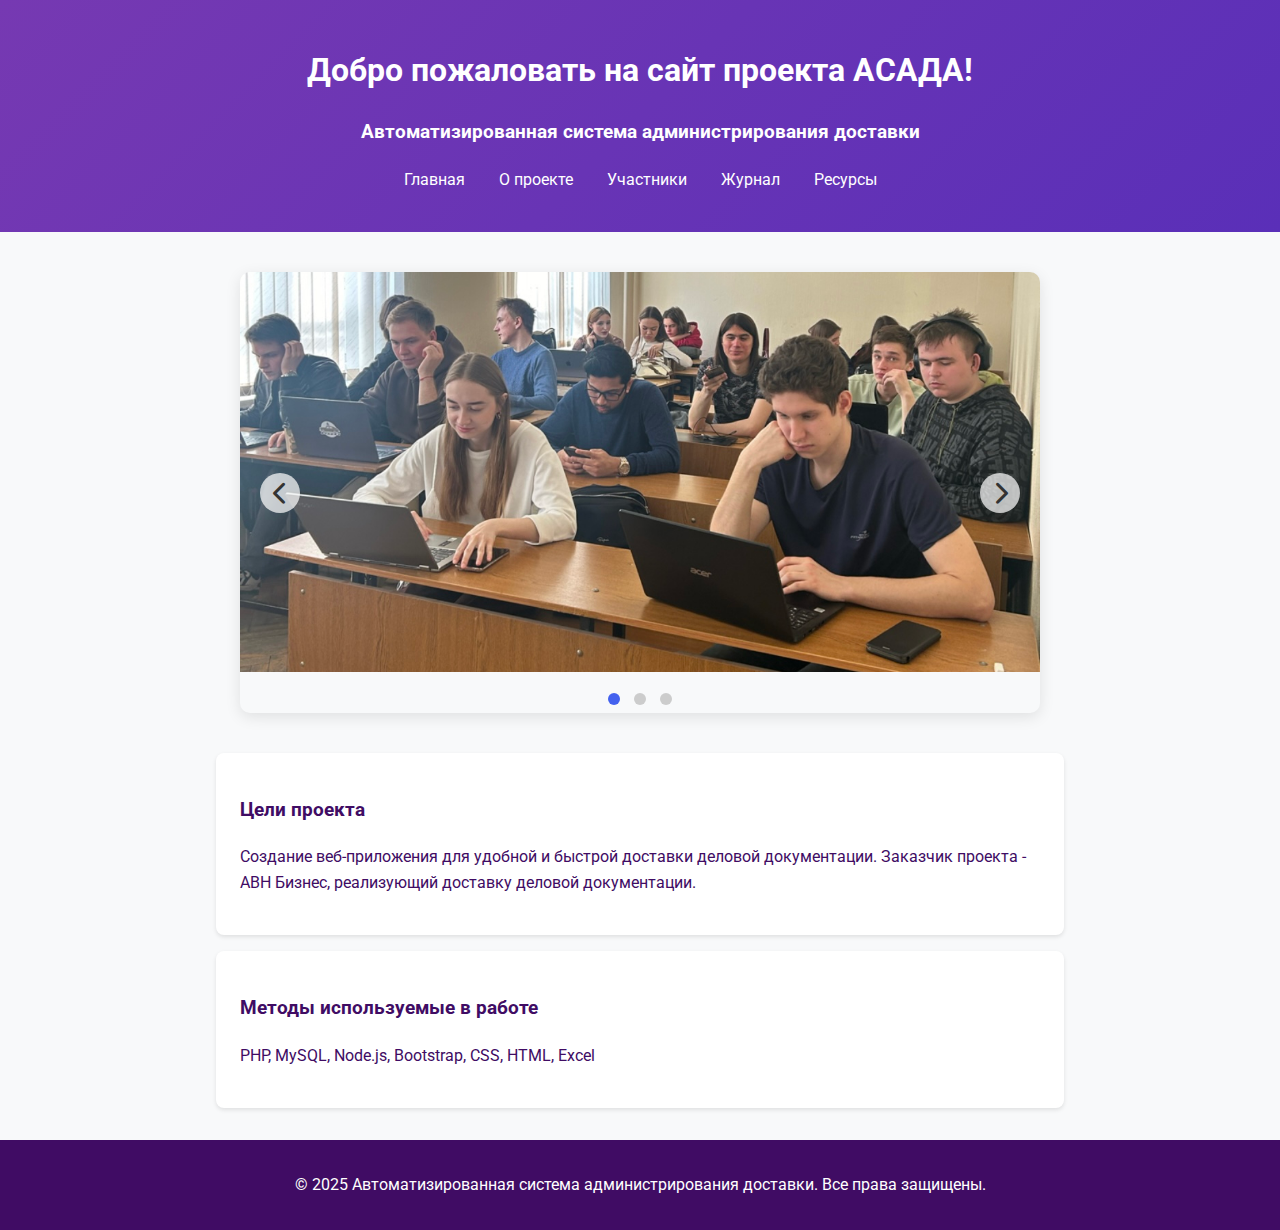
<file: index.html>
<!DOCTYPE html>
<html lang="ru">
<head>
    <meta charset="UTF-8">
    <meta name="viewport" content="width=device-width, initial-scale=1.0">
    <title>Проект | Главная</title>
    <link href="https://fonts.googleapis.com/css2?family=Roboto:wght@400;500;700&display=swap" rel="stylesheet">
    <link rel="stylesheet" href="https://cdnjs.cloudflare.com/ajax/libs/font-awesome/6.0.0/css/all.min.css">
    <link rel="stylesheet" href="/css/main.css">
    <link rel="stylesheet" href="/css/carousel.css">
</head>
<body>
    <header>
        <h1>Добро пожаловать на сайт проекта АСАДА!</h1>
        <h3>Автоматизированная система администрирования доставки</h3>
        <nav>
            <ul>
                <li><a href="index.html">Главная</a></li>
                <li><a href="about.html">О проекте</a></li>
                <li><a href="team.html">Участники</a></li>
                <li><a href="journal.html">Журнал</a></li>
                <li><a href="resources.html">Ресурсы</a></li>
            </ul>
        </nav>
    </header>

    <main>
        <section class="carousel-container">
            <div class="carousel-slide" id="carousel">
                <div class="carousel-item">
                    <img src="images/IMG_2657.jpg" alt="Доставка документов">
                </div>
                <div class="carousel-item">
                    <img src="images/IMG_2747.jpg" alt="Наша команда">
                </div>
                <div class="carousel-item">
                    <img src="images/Снимок экрана 2025—05—13 в 21.27.44.jpeg.png" alt="Технологии">
                </div>
            </div>
            
            <button class="carousel-btn prev-btn">
                <i class="fas fa-chevron-left"></i>
            </button>
            <button class="carousel-btn next-btn">
                <i class="fas fa-chevron-right"></i>
            </button>
            
            <div class="carousel-nav" id="carousel-dots">
                <span class="carousel-dot active"></span>
                <span class="carousel-dot"></span>
                <span class="carousel-dot"></span>
            </div>
        </section>

        <section class="highlights">
            <div class="card">
                <h3>Цели проекта</h3>
                <p>Создание веб-приложения для удобной и быстрой доставки деловой документации. Заказчик проекта - ABH Бизнес, реализующий доставку деловой документации.</p>
            </div>
            <div class="card">
                <h3>Методы используемые в работе</h3>
                <p>PHP, MySQL, Node.js, Bootstrap, CSS, HTML, Excel</p>
            </div>
        </section>
    </main>

    <footer>
        <p>&copy; 2025 Автоматизированная система администрирования доставки. Все права защищены.</p>
    </footer>

    <script src="/js/carousel.js"></script>
</body>
</html>
</file>
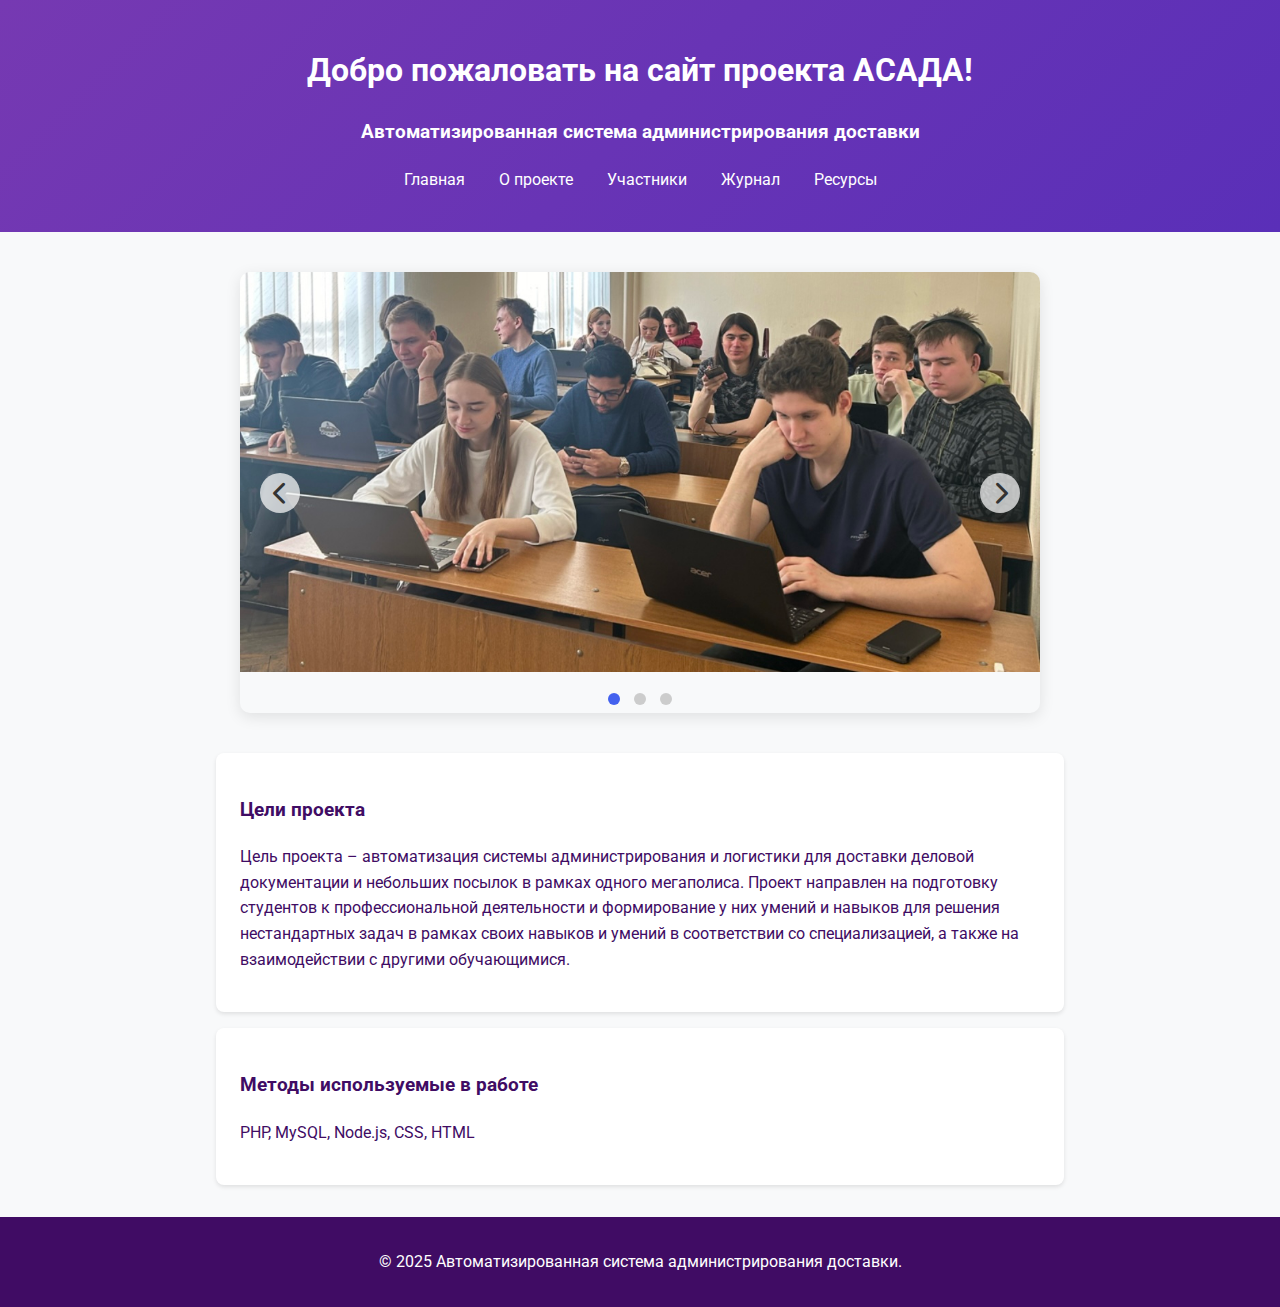
<file: site/index.html>
<!DOCTYPE html>
<html lang="ru">
<head>
    <meta charset="UTF-8">
    <meta name="viewport" content="width=device-width, initial-scale=1.0">
    <title>Проект | Главная</title>
    <link href="https://fonts.googleapis.com/css2?family=Roboto:wght@400;500;700&display=swap" rel="stylesheet">
    <link rel="stylesheet" href="https://cdnjs.cloudflare.com/ajax/libs/font-awesome/6.0.0/css/all.min.css">
    <link rel="stylesheet" href="/css/main.css">
    <link rel="stylesheet" href="/css/carousel.css">
</head>
<body>
    <header>
        <h1>Добро пожаловать на сайт проекта АСАДА!</h1>
        <h3>Автоматизированная система администрирования доставки</h3>
        <nav>
            <ul>
                <li><a href="index.html">Главная</a></li>
                <li><a href="about.html">О проекте</a></li>
                <li><a href="team.html">Участники</a></li>
                <li><a href="journal.html">Журнал</a></li>
                <li><a href="resources.html">Ресурсы</a></li>
            </ul>
        </nav>
    </header>

    <main>
        <section class="carousel-container">
            <div class="carousel-slide" id="carousel">
                <div class="carousel-item">
                    <img src="/images/IMG_2657.jpg" alt="Доставка документов">
                </div>
                <div class="carousel-item">
                    <img src="/images/IMG_2747.jpg" alt="Наша команда">
                </div>
                <div class="carousel-item">
                    <img src="/images/Снимок экрана 2025—05—13 в 21.27.44.jpeg.png" alt="Технологии">
                </div>
            </div>
            
            <button class="carousel-btn prev-btn">
                <i class="fas fa-chevron-left"></i>
            </button>
            <button class="carousel-btn next-btn">
                <i class="fas fa-chevron-right"></i>
            </button>
            
            <div class="carousel-nav" id="carousel-dots">
                <span class="carousel-dot active"></span>
                <span class="carousel-dot"></span>
                <span class="carousel-dot"></span>
            </div>
        </section>

        <section class="highlights">
            <div class="card">
                <h3>Цели проекта</h3>
                <p>Цель проекта – автоматизация системы администрирования и логистики для доставки деловой документации и небольших посылок в рамках одного мегаполиса. Проект направлен на подготовку студентов к профессиональной деятельности и формирование у них умений и навыков для решения нестандартных задач в рамках своих навыков и умений в соответствии со специализацией, а также на взаимодействии с другими обучающимися.</p>
            </div>
            <div class="card">
                <h3>Методы используемые в работе</h3>
                <p>PHP, MySQL, Node.js, CSS, HTML</p>
            </div>
        </section>
    </main>

    <footer>
        <p>&copy; 2025 Автоматизированная система администрирования доставки.</p>
    </footer>

    <script src="/js/carousel.js"></script>
</body>
</html>
</file>
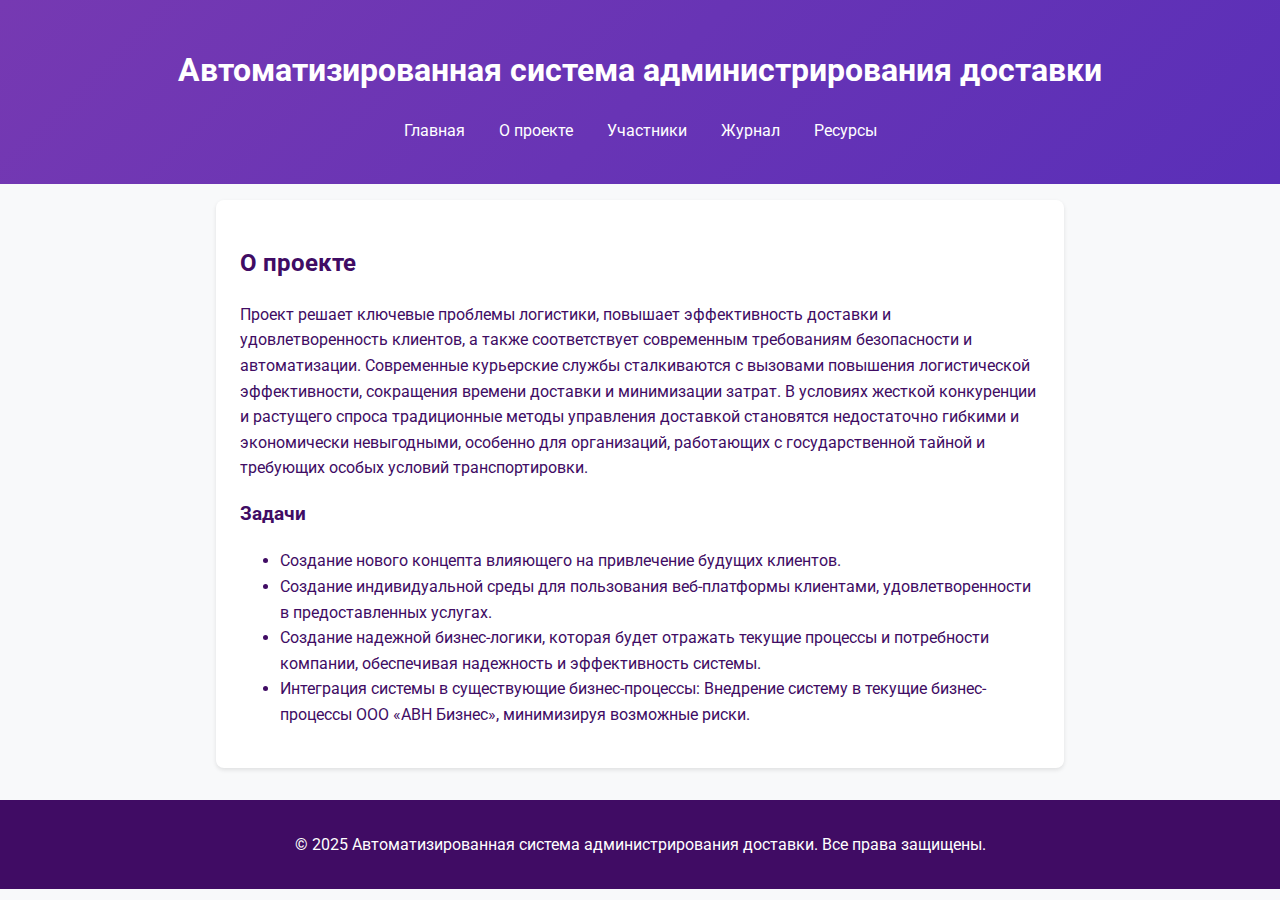
<file: about.html>
<!DOCTYPE html>
<html lang="ru">
<head>
    <meta charset="UTF-8">
    <meta name="viewport" content="width=device-width, initial-scale=1.0">
    <title>Проект | О нас</title>
    <link href="https://fonts.googleapis.com/css2?family=Roboto:wght@400;500;700&display=swap" rel="stylesheet">
    <link rel="stylesheet" href="/css/main.css">
</head>
<body>
    <header>
        <h1>Автоматизированная система администрирования доставки</h1>
        <nav>
            <ul>
                <li><a href="index.html">Главная</a></li>
                <li><a href="about.html">О проекте</a></li>
                <li><a href="team.html">Участники</a></li>
                <li><a href="journal.html">Журнал</a></li>
                <li><a href="resources.html">Ресурсы</a></li>
            </ul>
        </nav>
    </header>
    <main>
        <section class="card">
            <h2>О проекте</h2>
            <p>Проект решает ключевые проблемы логистики, повышает эффективность доставки и удовлетворенность клиентов, а также соответствует современным требованиям безопасности и автоматизации. Современные курьерские службы сталкиваются с вызовами повышения логистической эффективности, сокращения времени доставки и минимизации затрат. В условиях жесткой конкуренции и растущего спроса традиционные методы управления доставкой становятся недостаточно гибкими и экономически невыгодными, особенно для организаций, работающих с государственной тайной и требующих особых условий транспортировки.</p>
            <h3>Задачи</h3>
            <ul>
                <li>Создание нового концепта влияющего на привлечение будущих клиентов.</li>
                <li>Создание индивидуальной среды для пользования веб-платформы клиентами, удовлетворенности в предоставленных услугах. </li>
                <li>Создание надежной бизнес-логики, которая будет отражать текущие процессы и потребности компании, обеспечивая надежность и эффективность системы.</li>
                <li>Интеграция системы в существующие бизнес-процессы: Внедрение систему в текущие бизнес-процессы ООО «ABH Бизнес», минимизируя возможные риски.</li>
            </ul>
        </section>
    </main>
    <footer>
        <p>&copy; 2025 Автоматизированная система администрирования доставки. Все права защищены.</p>
    </footer>
</body>
</html>
</file>
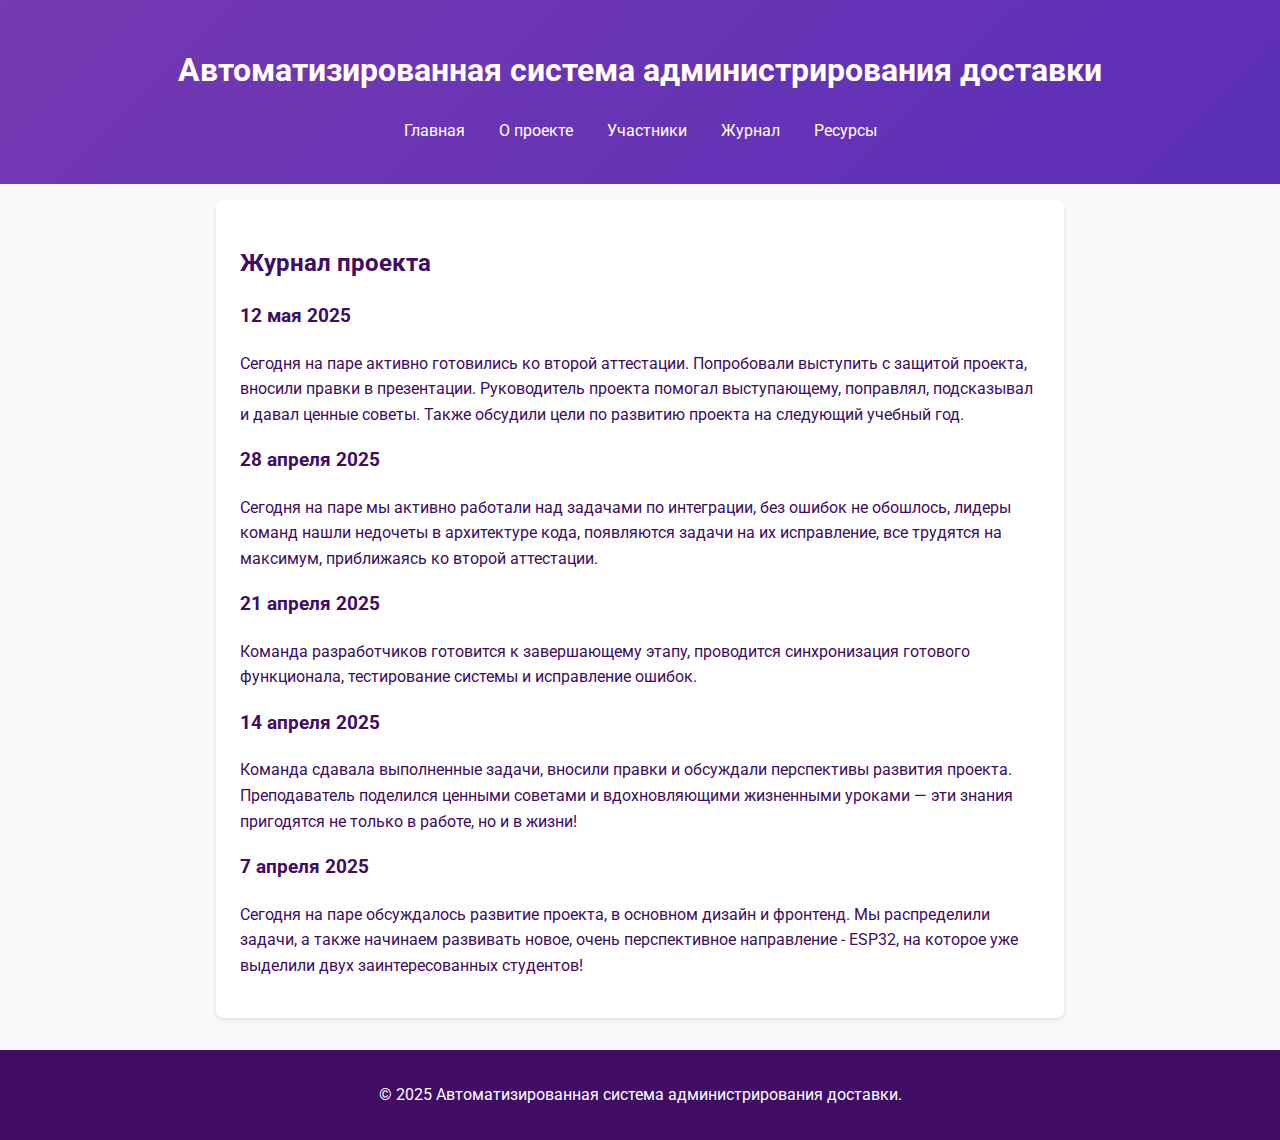
<file: journal.html>
<!DOCTYPE html>
<html lang="ru">
<head>
    <meta charset="UTF-8">
    <meta name="viewport" content="width=device-width, initial-scale=1.0">
    <title>Проект | Журнал</title>
    <link href="https://fonts.googleapis.com/css2?family=Roboto:wght@400;500;700&display=swap" rel="stylesheet">
    <link rel="stylesheet" href="/css/main.css">
</head>
<body>
    <header>
        <h1>Автоматизированная система администрирования доставки</h1>
        <nav>
            <ul>
                <li><a href="index.html">Главная</a></li>
                <li><a href="about.html">О проекте</a></li>
                <li><a href="team.html">Участники</a></li>
                <li><a href="journal.html">Журнал</a></li>
                <li><a href="resources.html">Ресурсы</a></li>
            </ul>
        </nav>
    </header>
    <main>
        <section class="card">
            <h2>Журнал проекта</h2>
            <article class="journal-entry">
                <h3>12 мая 2025</h3>
                <p>Сегодня на паре активно готовились ко второй аттестации. Попробовали выступить с защитой проекта, вносили правки в презентации. Руководитель проекта помогал выступающему, поправлял, подсказывал и давал ценные советы. Также обсудили цели по развитию проекта на следующий учебный год.</p>
            </article>
            <article class="journal-entry">
                <h3>28 апреля 2025</h3>
                <p>Сегодня на паре мы активно работали над задачами по интеграции, без ошибок не обошлось, лидеры команд нашли недочеты в архитектуре кода, появляются задачи на их исправление, все трудятся на максимум, приближаясь ко второй аттестации.</p>
            </article>
            <article class="journal-entry">
                <h3>21 апреля 2025</h3>
                <p>Команда разработчиков готовится к завершающему этапу, проводится синхронизация готового функционала, тестирование системы и исправление ошибок.</p>
            </article>
            <article class="journal-entry">
                <h3>14 апреля 2025</h3>
                <p>Команда сдавала выполненные задачи, вносили правки и обсуждали перспективы развития проекта. Преподаватель поделился ценными советами и вдохновляющими жизненными уроками — эти знания пригодятся не только в работе, но и в жизни!</p>
            </article>
            <article class="journal-entry">
                <h3>7 апреля 2025</h3>
                <p>Сегодня на паре обсуждалось развитие проекта, в основном дизайн и фронтенд. Мы распределили задачи, а также начинаем развивать новое, очень перспективное направление - ESP32, на которое уже выделили двух заинтересованных студентов!</p>
            </article>
        </section>
    </main>
    <footer>
        <p>&copy; 2025 Автоматизированная система администрирования доставки.</p>
    </footer>
</body>
</html>
</file>
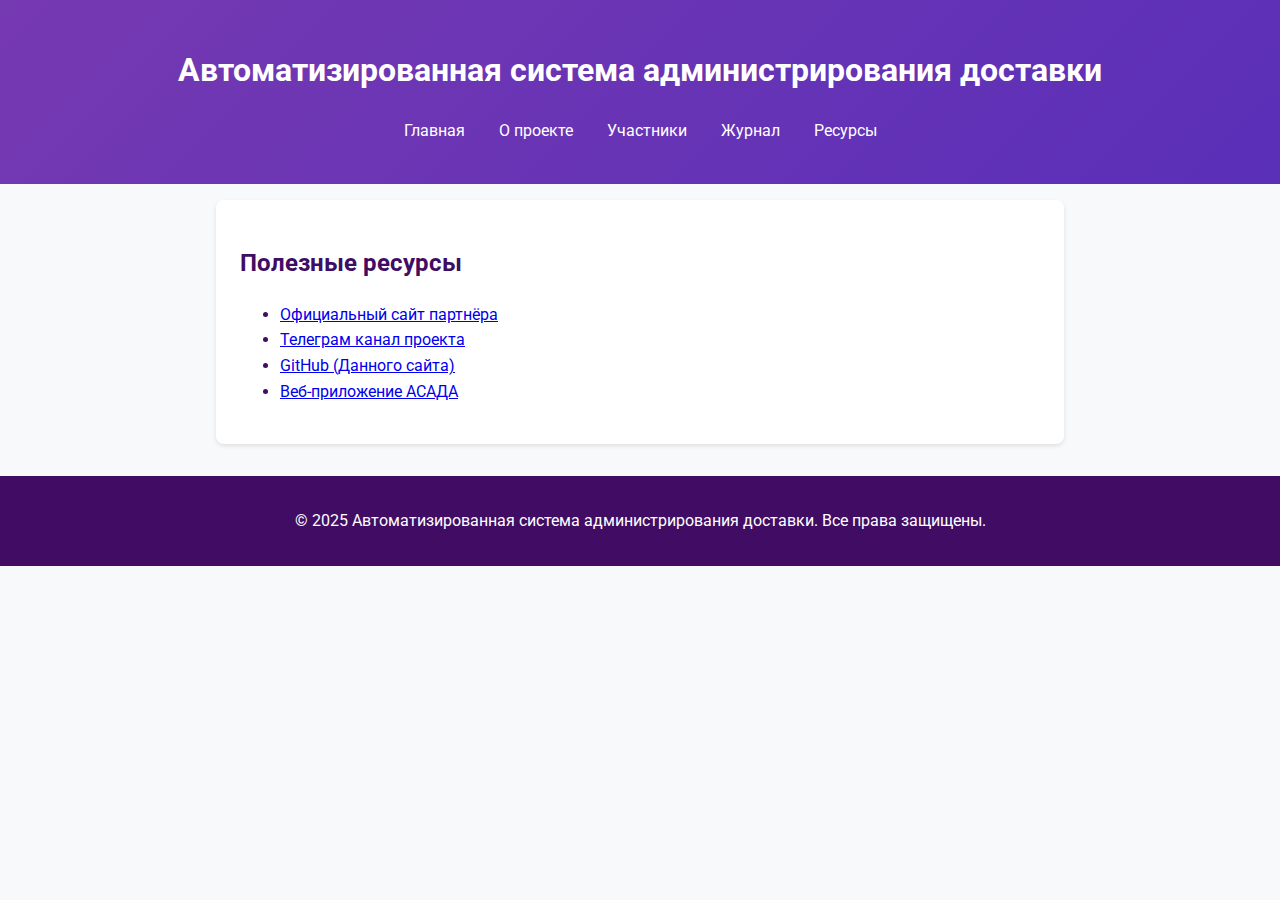
<file: resources.html>
<!DOCTYPE html>
<html lang="ru">
<head>
    <meta charset="UTF-8">
    <meta name="viewport" content="width=device-width, initial-scale=1.0">
    <title>Проект | Ресурсы</title>
    <link href="https://fonts.googleapis.com/css2?family=Roboto:wght@400;500;700&display=swap" rel="stylesheet">
    <link rel="stylesheet" href="/css/main.css">
</head>
<body>
    <header>
        <h1>Автоматизированная система администрирования доставки</h1>
        <nav>
            <ul>
                <li><a href="index.html">Главная</a></li>
                <li><a href="about.html">О проекте</a></li>
                <li><a href="team.html">Участники</a></li>
                <li><a href="journal.html">Журнал</a></li>
                <li><a href="resources.html">Ресурсы</a></li>
            </ul>
        </nav>
    </header>
    <main>
        <section class="card">
            <h2>Полезные ресурсы</h2>
            <ul class="resources-list">
                <li><a href="https://www.tadviser.ru/index.php/Компания:ABH_Holdings" target="_blank">Официальный сайт партнёра</a></li>
                <li><a href="https://t.me/asada_dostavka" target="_blank">Телеграм канал проекта</a></li>
                <li><a href="https://github.com/Petrunchik/project-practice" target="_blank">GitHub (Данного сайта)</a></li>
                <li><a href="http://asada-dostavka.online/" target="_blank">Веб-приложение АСАДА</a></li>

            </ul>
        </section>
    </main>
    <footer>
        <p>&copy; 2025 Автоматизированная система администрирования доставки. Все права защищены.</p>
    </footer>
</body>
</html>
</file>
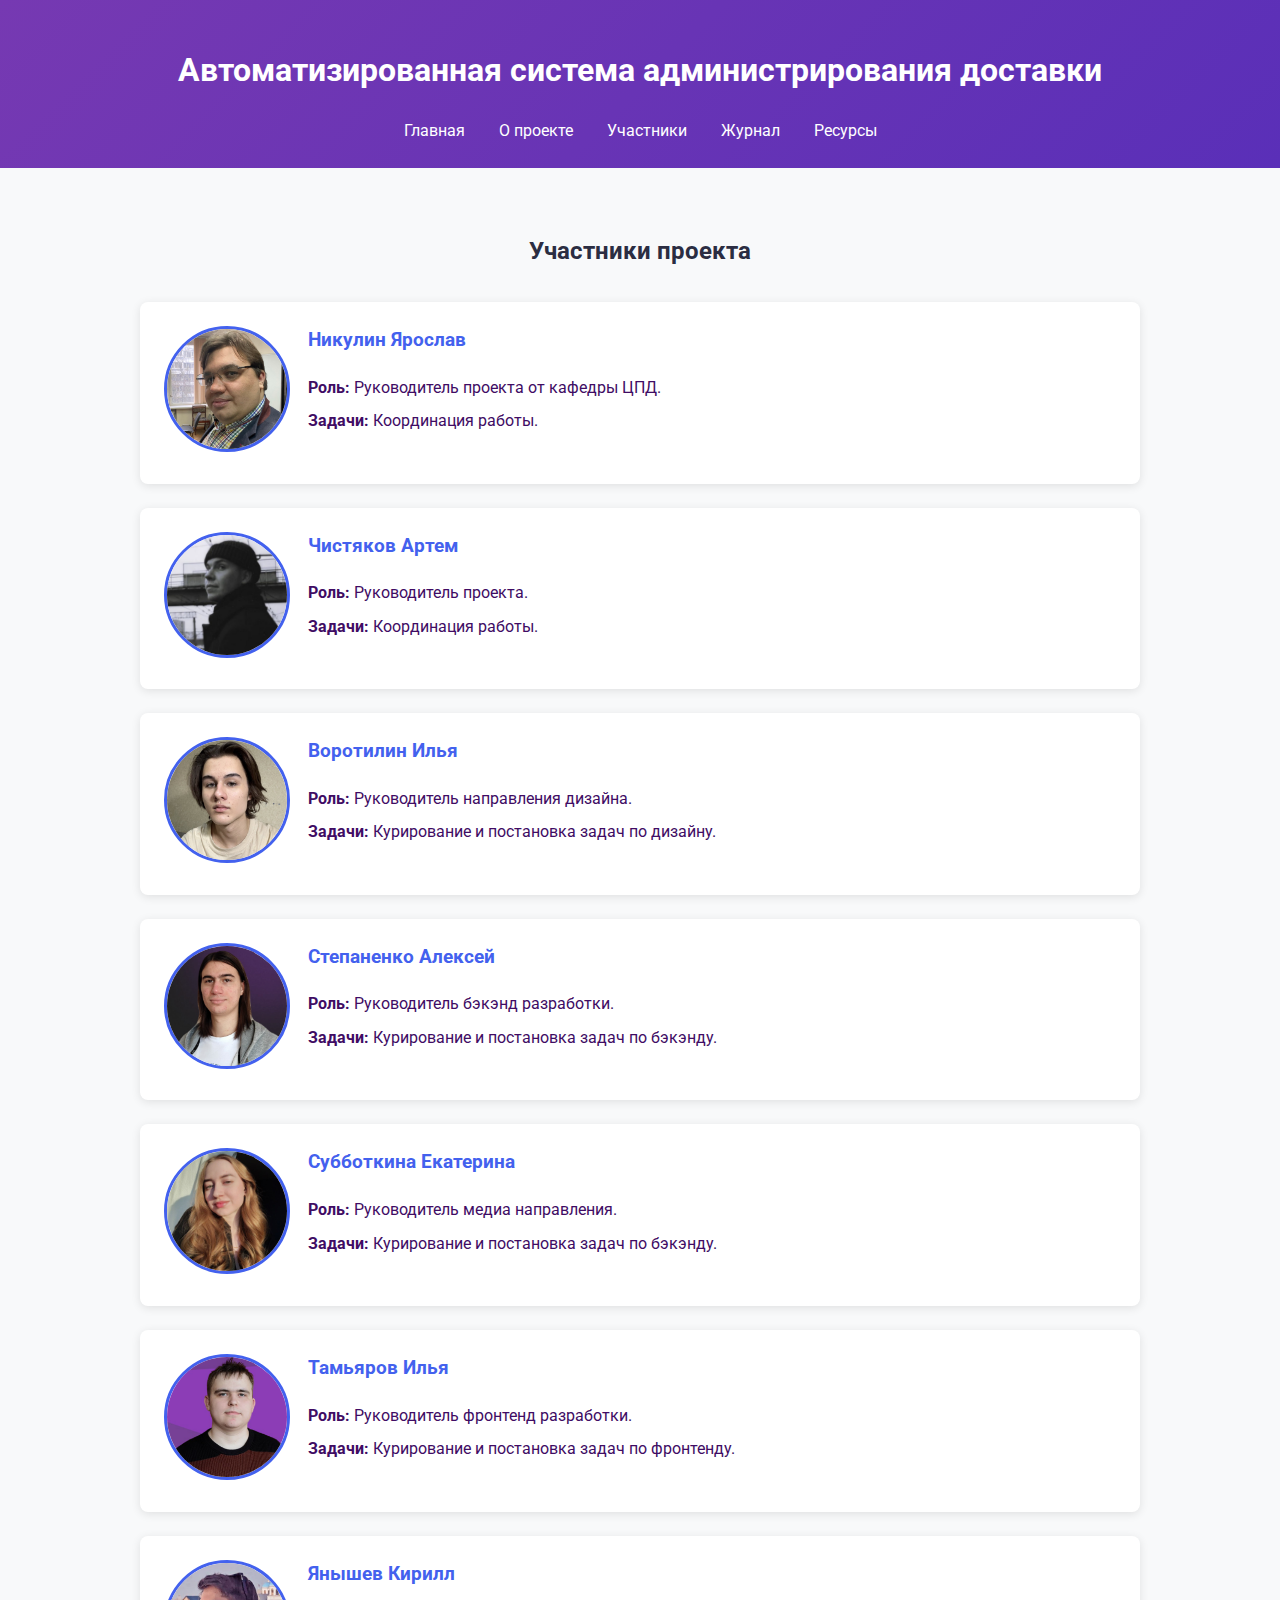
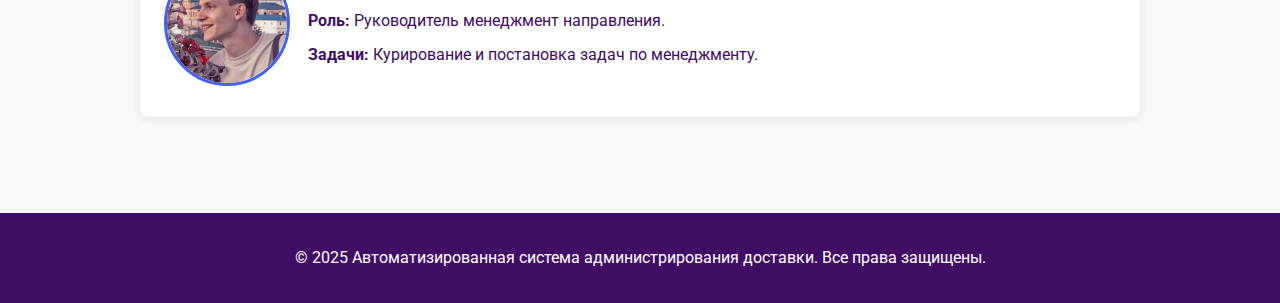
<file: team.html>
<!DOCTYPE html>
<html lang="ru">
<head>
    <meta charset="UTF-8">
    <meta name="viewport" content="width=device-width, initial-scale=1.0">
    <title>Проект | Участники</title>
    <link href="https://fonts.googleapis.com/css2?family=Roboto:wght@400;500;700&display=swap" rel="stylesheet">
    <link rel="stylesheet" href="/css/team.css">
</head>
<body>
    <header>
        <h1>Автоматизированная система администрирования доставки</h1>
        <nav>
            <ul>
                <li><a href="index.html">Главная</a></li>
                <li><a href="about.html">О проекте</a></li>
                <li><a href="team.html">Участники</a></li>
                <li><a href="journal.html">Журнал</a></li>
                <li><a href="resources.html">Ресурсы</a></li>
            </ul>
        </nav>
    </header>
    <main>
        <section class="team-section">
            <h2>Участники проекта</h2>
            
            <div class="team-member">
                <div class="member-photo">
                    <img src="images/nikulin.png" alt="Никулин Ярослав">
                </div>
                <div class="member-info">
                    <h3>Никулин Ярослав</h3>
                    <p><strong>Роль:</strong> Руководитель проекта от кафедры ЦПД.</p>
                    <p><strong>Задачи:</strong> Координация работы.</p>
                </div>
            </div>
            
            <div class="team-member">
                <div class="member-photo">
                    <img src="images/chistyakov.png" alt="Чистяков Артем">
                </div>
                <div class="member-info">
                    <h3>Чистяков Артем</h3>
                    <p><strong>Роль:</strong> Руководитель проекта.</p>
                    <p><strong>Задачи:</strong> Координация работы.</p>
                </div>
            </div>
            
            <div class="team-member">
                <div class="member-photo">
                    <img src="images/vorotilin.png" alt="Воротилин Илья">
                </div>
                <div class="member-info">
                    <h3>Воротилин Илья</h3>
                    <p><strong>Роль:</strong> Руководитель направления дизайна.</p>
                    <p><strong>Задачи:</strong> Курирование и постановка задач по дизайну.</p>
                </div>
            </div>
            
            <div class="team-member">
                <div class="member-photo">
                    <img src="images/stepanenko.png" alt="Степаненко Алексей">
                </div>
                <div class="member-info">
                    <h3>Степаненко Алексей</h3>
                    <p><strong>Роль:</strong> Руководитель бэкэнд разработки.</p>
                    <p><strong>Задачи:</strong> Курирование и постановка задач по бэкэнду.</p>
                </div>
            </div>
            
            <div class="team-member">
                <div class="member-photo">
                    <img src="images/Subbotkina.jpg" alt="Субботкина Екатерина">
                </div>
                <div class="member-info">
                    <h3>Субботкина Екатерина</h3>
                    <p><strong>Роль:</strong> Руководитель медиа направления.</p>
                    <p><strong>Задачи:</strong> Курирование и постановка задач по бэкэнду.</p>
                </div>
            </div>
            
            <div class="team-member">
                <div class="member-photo">
                    <img src="images/tamyarov.png" alt="Тамьяров Илья">
                </div>
                <div class="member-info">
                    <h3>Тамьяров Илья</h3>
                    <p><strong>Роль:</strong> Руководитель фронтенд разработки.</p>
                    <p><strong>Задачи:</strong> Курирование и постановка задач по фронтенду.</p>
                </div>
            </div>
            
            <div class="team-member">
                <div class="member-photo">
                    <img src="images/yanishev.png" alt="Янышев Кирилл">
                </div>
                <div class="member-info">
                    <h3>Янышев Кирилл</h3>
                    <p><strong>Роль:</strong> Руководитель менеджмент направления.</p>
                    <p><strong>Задачи:</strong> Курирование и постановка задач по менеджменту.</p>
                </div>
            </div>
        </section>
    </main>
    <footer>
        <p>&copy; 2025 Автоматизированная система администрирования доставки. Все права защищены.</p>
    </footer>
</body>
</html>
</file>
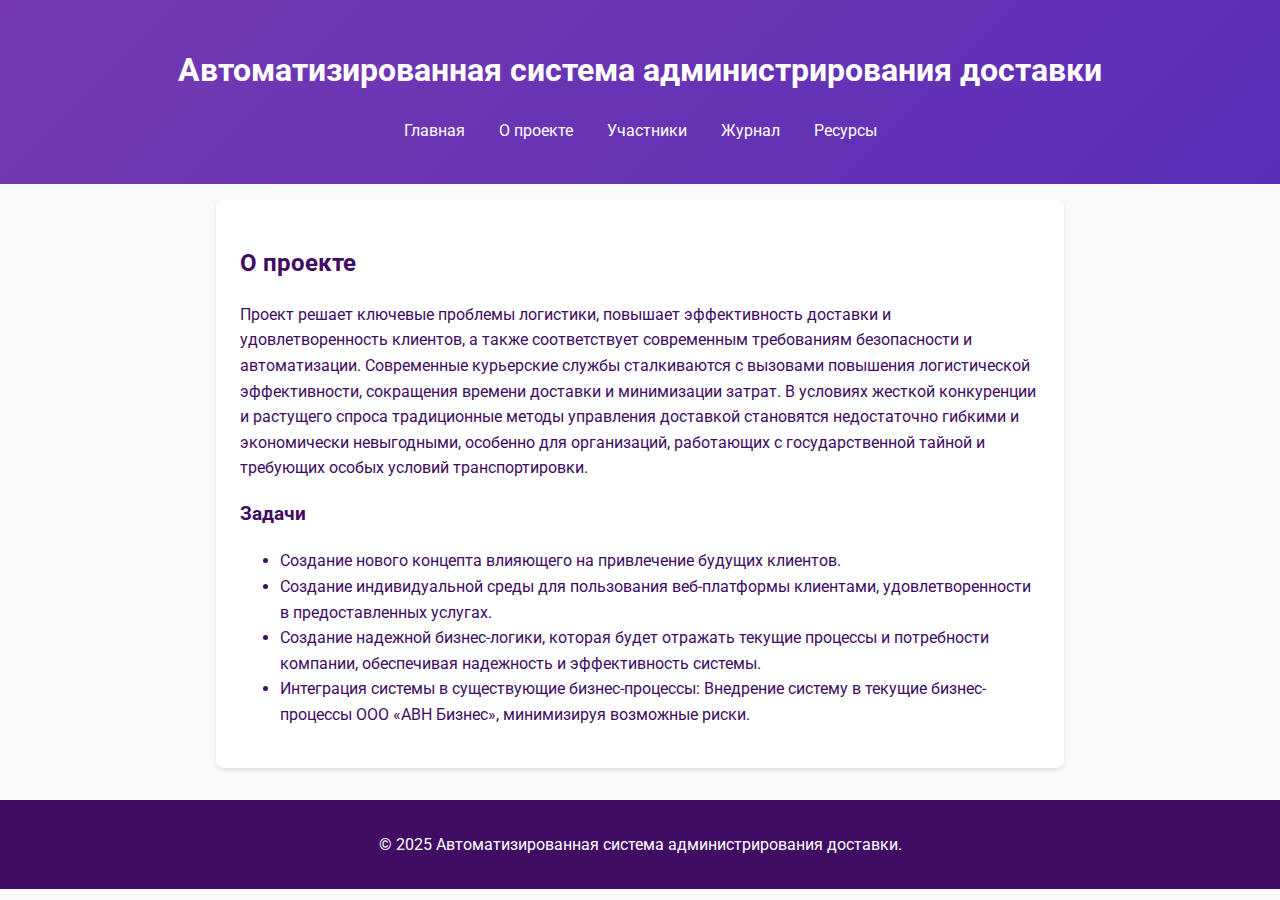
<file: site/about.html>
<!DOCTYPE html>
<html lang="ru">
<head>
    <meta charset="UTF-8">
    <meta name="viewport" content="width=device-width, initial-scale=1.0">
    <title>Проект | О нас</title>
    <link href="https://fonts.googleapis.com/css2?family=Roboto:wght@400;500;700&display=swap" rel="stylesheet">
    <link rel="stylesheet" href="/css/main.css">
</head>
<body>
    <header>
        <h1>Автоматизированная система администрирования доставки</h1>
        <nav>
            <ul>
                <li><a href="index.html">Главная</a></li>
                <li><a href="about.html">О проекте</a></li>
                <li><a href="team.html">Участники</a></li>
                <li><a href="journal.html">Журнал</a></li>
                <li><a href="resources.html">Ресурсы</a></li>
            </ul>
        </nav>
    </header>
    <main>
        <section class="card">
            <h2>О проекте</h2>
            <p>Проект решает ключевые проблемы логистики, повышает эффективность доставки и удовлетворенность клиентов, а также соответствует современным требованиям безопасности и автоматизации. Современные курьерские службы сталкиваются с вызовами повышения логистической эффективности, сокращения времени доставки и минимизации затрат. В условиях жесткой конкуренции и растущего спроса традиционные методы управления доставкой становятся недостаточно гибкими и экономически невыгодными, особенно для организаций, работающих с государственной тайной и требующих особых условий транспортировки.</p>
            <h3>Задачи</h3>
            <ul>
                <li>Создание нового концепта влияющего на привлечение будущих клиентов.</li>
                <li>Создание индивидуальной среды для пользования веб-платформы клиентами, удовлетворенности в предоставленных услугах. </li>
                <li>Создание надежной бизнес-логики, которая будет отражать текущие процессы и потребности компании, обеспечивая надежность и эффективность системы.</li>
                <li>Интеграция системы в существующие бизнес-процессы: Внедрение систему в текущие бизнес-процессы ООО «ABH Бизнес», минимизируя возможные риски.</li>
            </ul>
        </section>
    </main>
    <footer>
        <p>&copy; 2025 Автоматизированная система администрирования доставки.</p>
    </footer>
</body>
</html>
</file>
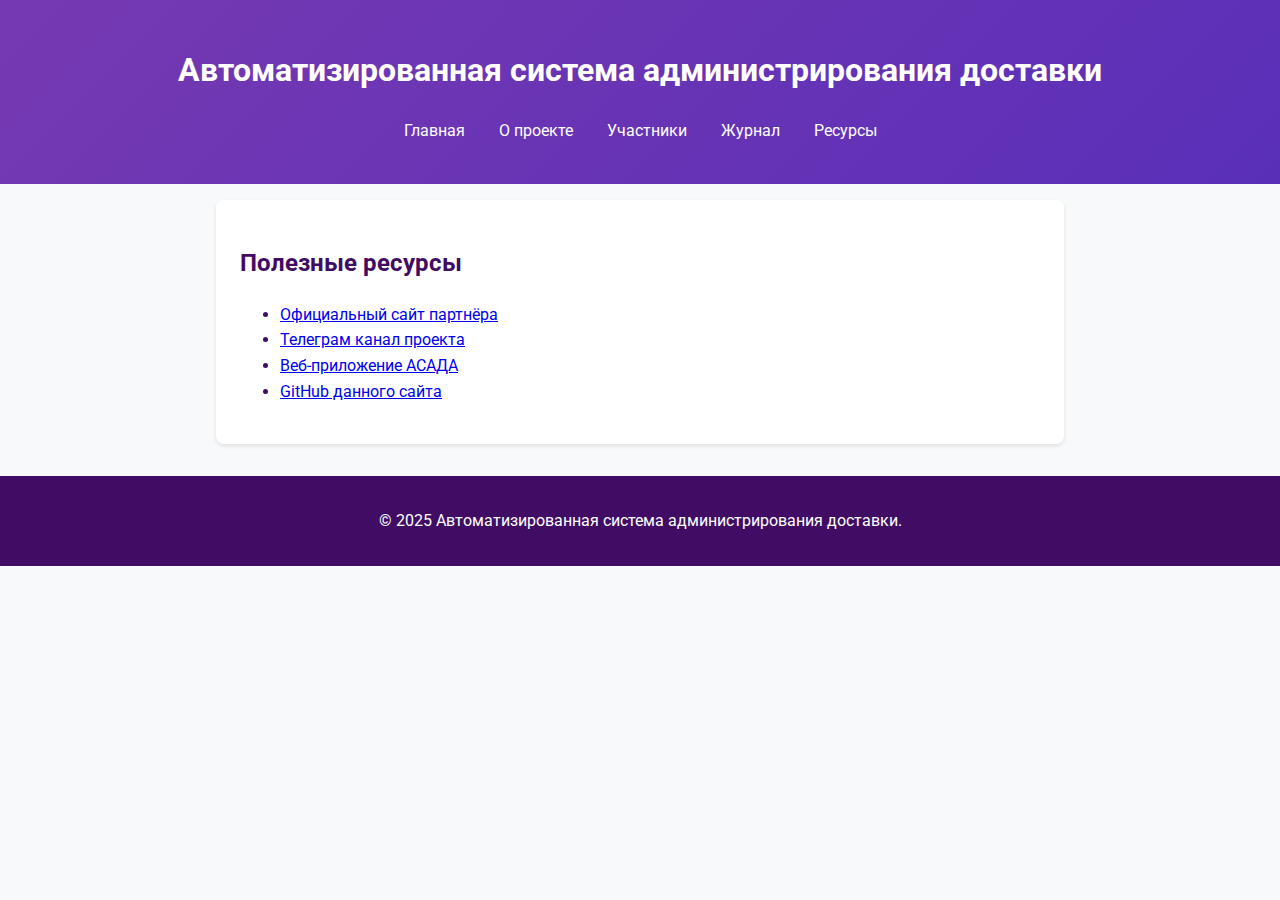
<file: site/resources.html>
<!DOCTYPE html>
<html lang="ru">
<head>
    <meta charset="UTF-8">
    <meta name="viewport" content="width=device-width, initial-scale=1.0">
    <title>Проект | Ресурсы</title>
    <link href="https://fonts.googleapis.com/css2?family=Roboto:wght@400;500;700&display=swap" rel="stylesheet">
    <link rel="stylesheet" href="/css/main.css">
</head>
<body>
    <header>
        <h1>Автоматизированная система администрирования доставки</h1>
        <nav>
            <ul>
                <li><a href="index.html">Главная</a></li>
                <li><a href="about.html">О проекте</a></li>
                <li><a href="team.html">Участники</a></li>
                <li><a href="journal.html">Журнал</a></li>
                <li><a href="resources.html">Ресурсы</a></li>
            </ul>
        </nav>
    </header>
    <main>
        <section class="card">
            <h2>Полезные ресурсы</h2>
            <ul class="resources-list">
                <li><a href="https://www.tadviser.ru/index.php/Компания:ABH_Holdings" target="_blank">Официальный сайт партнёра</a></li>
                <li><a href="https://t.me/asada_dostavka" target="_blank">Телеграм канал проекта</a></li>
                <li><a href="api.asada-dostavka.ru" target="_blank">Веб-приложение АСАДА</a></li>
                <li><a href="https://github.com/Petrunchik/project-practice" target="_blank">GitHub данного сайта</a></li>

            </ul>
        </section>
    </main>
    <footer>
        <p>&copy; 2025 Автоматизированная система администрирования доставки.</p>
    </footer>
</body>
</html>
</file>
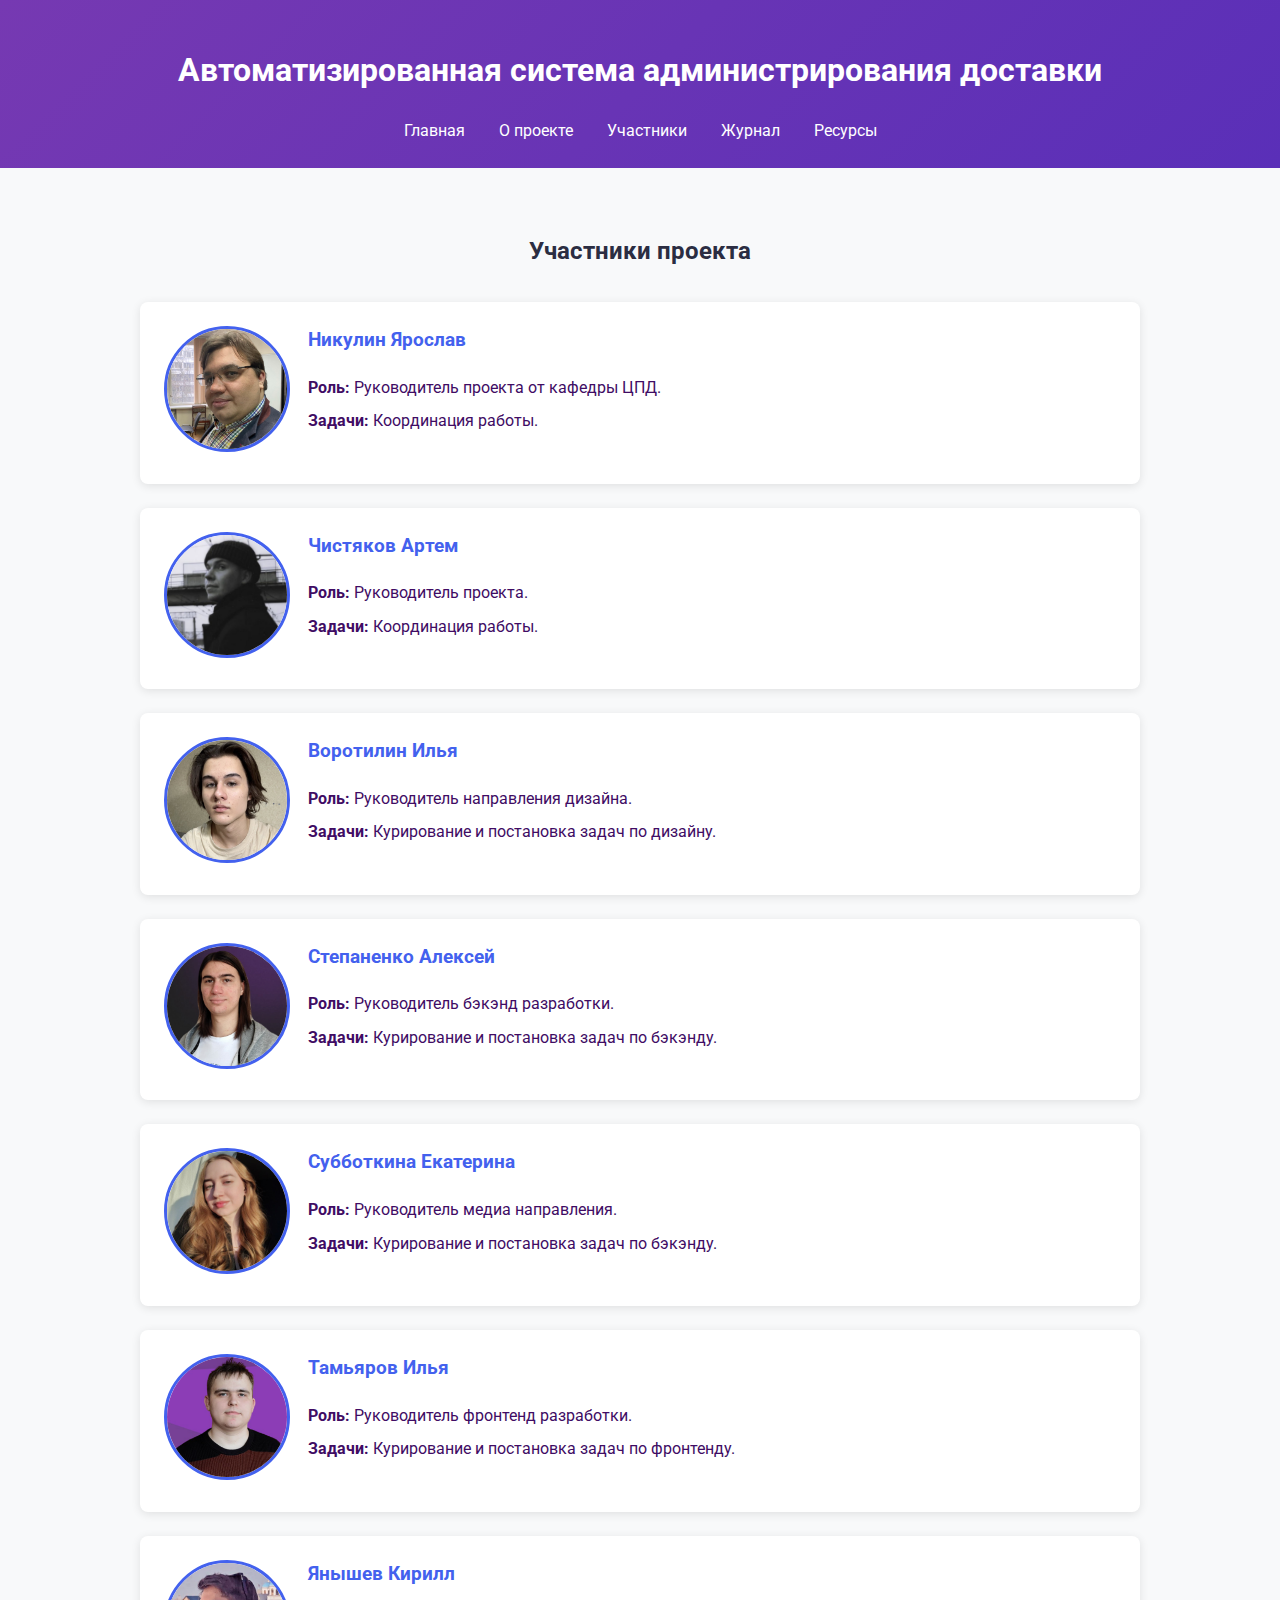
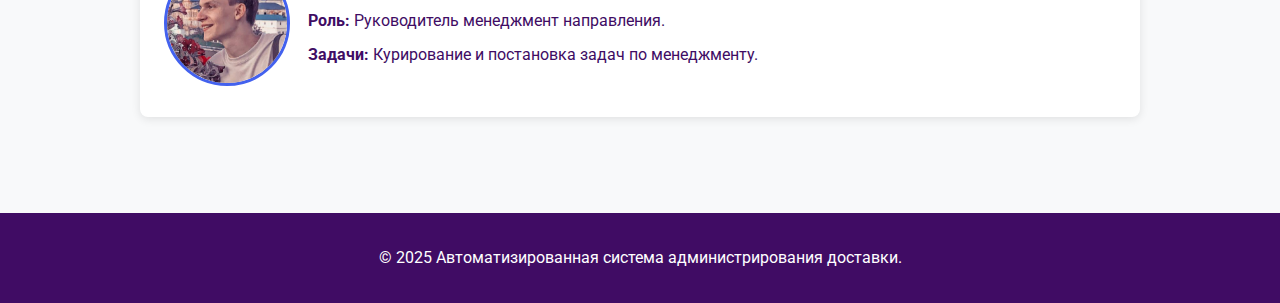
<file: site/team.html>
<!DOCTYPE html>
<html lang="ru">
<head>
    <meta charset="UTF-8">
    <meta name="viewport" content="width=device-width, initial-scale=1.0">
    <title>Проект | Участники</title>
    <link href="https://fonts.googleapis.com/css2?family=Roboto:wght@400;500;700&display=swap" rel="stylesheet">
    <link rel="stylesheet" href="/css/team.css">
</head>
<body>
    <header>
        <h1>Автоматизированная система администрирования доставки</h1>
        <nav>
            <ul>
                <li><a href="index.html">Главная</a></li>
                <li><a href="about.html">О проекте</a></li>
                <li><a href="team.html">Участники</a></li>
                <li><a href="journal.html">Журнал</a></li>
                <li><a href="resources.html">Ресурсы</a></li>
            </ul>
        </nav>
    </header>
    <main>
        <section class="team-section">
            <h2>Участники проекта</h2>
            
            <div class="team-member">
                <div class="member-photo">
                    <img src="/images/nikulin.png" alt="Никулин Ярослав">
                </div>
                <div class="member-info">
                    <h3>Никулин Ярослав</h3>
                    <p><strong>Роль:</strong> Руководитель проекта от кафедры ЦПД.</p>
                    <p><strong>Задачи:</strong> Координация работы.</p>
                </div>
            </div>
            
            <div class="team-member">
                <div class="member-photo">
                    <img src="/images/chistyakov.png" alt="Чистяков Артем">
                </div>
                <div class="member-info">
                    <h3>Чистяков Артем</h3>
                    <p><strong>Роль:</strong> Руководитель проекта.</p>
                    <p><strong>Задачи:</strong> Координация работы.</p>
                </div>
            </div>
            
            <div class="team-member">
                <div class="member-photo">
                    <img src="/images/vorotilin.png" alt="Воротилин Илья">
                </div>
                <div class="member-info">
                    <h3>Воротилин Илья</h3>
                    <p><strong>Роль:</strong> Руководитель направления дизайна.</p>
                    <p><strong>Задачи:</strong> Курирование и постановка задач по дизайну.</p>
                </div>
            </div>
            
            <div class="team-member">
                <div class="member-photo">
                    <img src="/images/stepanenko.png" alt="Степаненко Алексей">
                </div>
                <div class="member-info">
                    <h3>Степаненко Алексей</h3>
                    <p><strong>Роль:</strong> Руководитель бэкэнд разработки.</p>
                    <p><strong>Задачи:</strong> Курирование и постановка задач по бэкэнду.</p>
                </div>
            </div>
            
            <div class="team-member">
                <div class="member-photo">
                    <img src="/images/Subbotkina.jpg" alt="Субботкина Екатерина">
                </div>
                <div class="member-info">
                    <h3>Субботкина Екатерина</h3>
                    <p><strong>Роль:</strong> Руководитель медиа направления.</p>
                    <p><strong>Задачи:</strong> Курирование и постановка задач по бэкэнду.</p>
                </div>
            </div>
            
            <div class="team-member">
                <div class="member-photo">
                    <img src="/images/tamyarov.png" alt="Тамьяров Илья">
                </div>
                <div class="member-info">
                    <h3>Тамьяров Илья</h3>
                    <p><strong>Роль:</strong> Руководитель фронтенд разработки.</p>
                    <p><strong>Задачи:</strong> Курирование и постановка задач по фронтенду.</p>
                </div>
            </div>
            
            <div class="team-member">
                <div class="member-photo">
                    <img src="/images/yanishev.png" alt="Янышев Кирилл">
                </div>
                <div class="member-info">
                    <h3>Янышев Кирилл</h3>
                    <p><strong>Роль:</strong> Руководитель менеджмент направления.</p>
                    <p><strong>Задачи:</strong> Курирование и постановка задач по менеджменту.</p>
                </div>
            </div>
        </section>
    </main>
    <footer>
        <p>&copy; 2025 Автоматизированная система администрирования доставки.</p>
    </footer>
</body>
</html>
</file>
<file: css/main.css>
:root {
    --primary-color: #7639b2;
    --secondary-color: #5a2fb8;
    --light-color: #f8f9fa;
    --dark-color: #400c64;
}

body {
    font-family: 'Roboto', sans-serif;
    line-height: 1.6;
    margin: 0;
    padding: 0;
    background: var(--light-color);
    color: var(--dark-color);
}

header {
    background: linear-gradient(135deg, var(--primary-color), var(--secondary-color));
    color: white;
    padding: 1.5rem;
    text-align: center;
}

nav ul {
    list-style: none;
    padding: 0;
}

nav ul li {
    display: inline;
    margin: 0 15px;
}

nav a {
    color: white;
    text-decoration: none;
}

.card {
    background: white;
    border-radius: 8px;
    box-shadow: 0 2px 4px rgba(0, 0, 0, 0.1);
    padding: 1.5rem;
    margin: 1rem auto;
    max-width: 800px;
}

.btn {
    display: inline-block;
    background: var(--primary-color);
    color: white;
    padding: 0.5rem 1rem;
    border-radius: 4px;
    text-decoration: none;
}

footer {
    background: var(--dark-color);
    color: white;
    text-align: center;
    padding: 1rem;
    margin-top: 2rem;
}
</file>
<file: css/carousel.css>
.carousel-container {
    max-width: 800px;
    margin: 40px auto;
    position: relative;
    overflow: hidden;
    border-radius: 10px;
    box-shadow: 0 4px 15px rgba(0, 0, 0, 0.1);
}
    
.carousel-slide {
    display: flex;
    transition: transform 0.5s ease;
}
    
.carousel-item {
    min-width: 100%;
    position: relative;
}
    
.carousel-item img {
    width: 100%;
    height: 400px;
    object-fit: cover;
    display: block;
}
    
.carousel-caption {
    position: absolute;
    bottom: 0;
    left: 0;
    right: 0;
    background: rgba(0, 0, 0, 0.6);
    color: white;
    padding: 15px;
    text-align: center;
}
    
.carousel-nav {
    text-align: center;
    margin-top: 15px;
}
    
.carousel-dot {
    display: inline-block;
    width: 12px;
    height: 12px;
    border-radius: 50%;
    background: #ccc;
    margin: 0 5px;
    cursor: pointer;
    transition: background 0.3s;
}
    
.carousel-dot.active {
    background: #4361ee;
}
    
.carousel-btn {
    position: absolute;
    top: 50%;
    transform: translateY(-50%);
    background: rgba(255, 255, 255, 0.7);
    border: none;
    color: #333;
    font-size: 24px;
    width: 40px;
    height: 40px;
    border-radius: 50%;
    cursor: pointer;
    display: flex;
    align-items: center;
    justify-content: center;
    z-index: 10;
    transition: all 0.3s;
}
    
.carousel-btn:hover {
    background: rgba(255, 255, 255, 0.9);
}
    
.prev-btn {
    left: 20px;
}
    
.next-btn {
    right: 20px;
}
</file>
<file: css/team.css>
:root {
    --primary-color: #7639b2;
    --secondary-color: #5a2fb8;
    --light-color: #f8f9fa;
    --dark-color: #400c64;
}

body {
    font-family: 'Roboto', sans-serif;
    line-height: 1.6;
    margin: 0;
    padding: 0;
    background: var(--light-color);
    color: var(--dark-color);
}

header {
    background: linear-gradient(135deg, var(--primary-color), var(--secondary-color));
    color: white;
    padding: 1.5rem;
    text-align: center;
}
nav ul {
    list-style: none;
    padding: 0;
    margin: 1rem 0 0;
}

nav ul li {
    display: inline;
    margin: 0 15px;
}

nav a {
    color: white;
    text-decoration: none;
}


nav a:hover {
    background-color: rgba(255, 255, 255, 0.2);
}

main {
    padding: 2rem;
    max-width: 1000px;
    margin: 0 auto;
}

footer {
    background: var(--dark-color);
    color: white;
    text-align: center;
    padding: 1rem;
    margin-top: 2rem;
}


/* Стили для раздела участников */
.team-section {
    margin: 2rem 0;
}

.team-section h2 {
    text-align: center;
    margin-bottom: 2rem;
    color: #2b2d42;
}

.team-member {
    display: flex;
    align-items: flex-start;
    background: white;
    border-radius: 8px;
    box-shadow: 0 2px 10px rgba(0, 0, 0, 0.1);
    padding: 1.5rem;
    margin-bottom: 1.5rem;
    transition: transform 0.3s ease;
}

.team-member:hover {
    transform: translateY(-5px);
}

.member-photo {
    flex: 0 0 120px;
    margin-right: 1.5rem;
}

.member-photo img {
    width: 100%;
    border-radius: 50%;
    border: 3px solid #4361ee;
    object-fit: cover;
    aspect-ratio: 1/1;
}

.member-info {
    flex: 1;
}

.member-info h3 {
    margin-top: 0;
    color: #4361ee;
}

.member-info p {
    margin: 0.5rem 0;
}

/* Адаптивность */
@media (max-width: 768px) {
    .team-member {
        flex-direction: column;
        align-items: center;
        text-align: center;
    }
    
    .member-photo {
        margin-right: 0;
        margin-bottom: 1rem;
        flex: 0 0 100px;
    }
}
</file>
